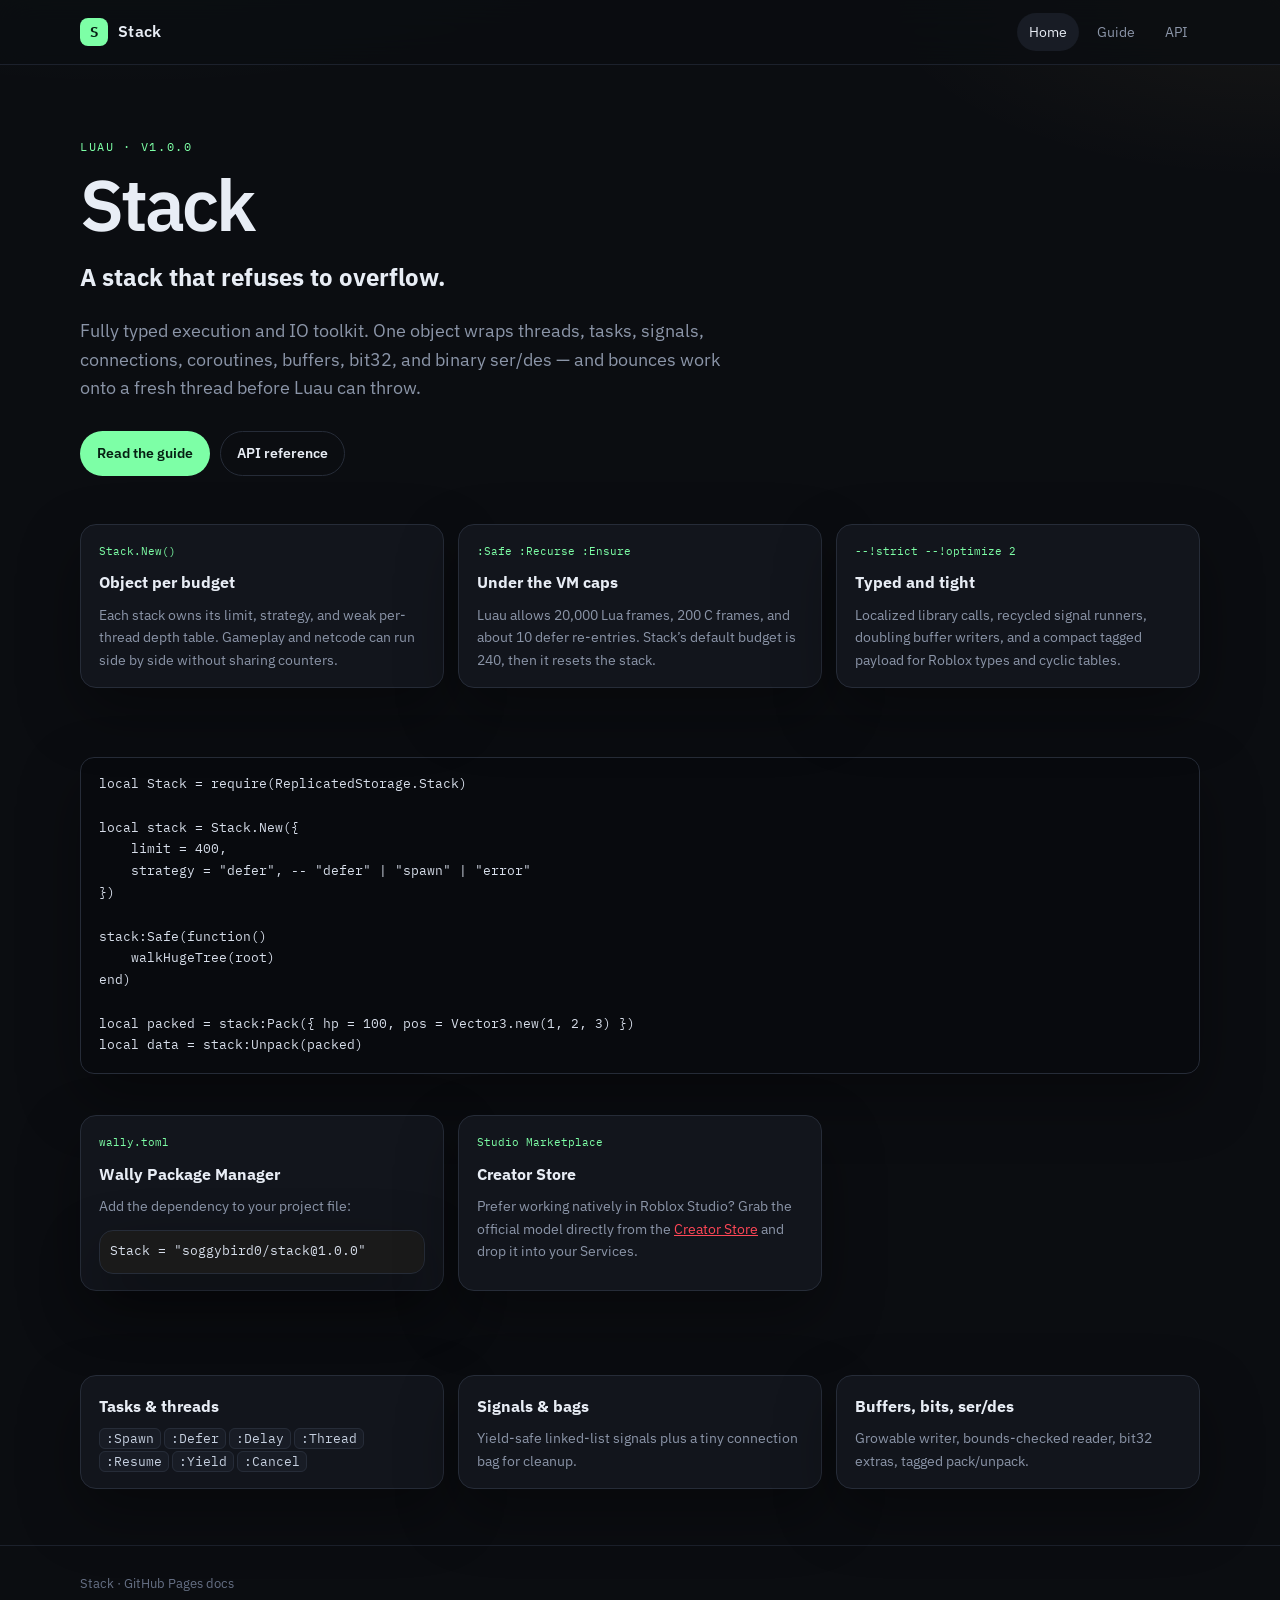
<file: stackDocs/index.html>
<!DOCTYPE html>
<html lang="en">
<head>
    <meta charset="utf-8">
    <meta name="viewport" content="width=device-width, initial-scale=1">
    <title>Stack</title>
    <meta name="description" content="Fully typed, overflow-safe execution and IO toolkit for Luau. Tasks, signals, buffers, bit32, and ser/des behind one object.">
    <link rel="preconnect" href="https://fonts.googleapis.com">
    <link rel="preconnect" href="https://fonts.gstatic.com" crossorigin>
    <link href="https://fonts.googleapis.com/css2?family=IBM+Plex+Mono:wght@400;600&family=IBM+Plex+Sans:wght@400;500;600&display=swap" rel="stylesheet">
    <link rel="stylesheet" href="assets/style.css">
</head>
<body>
    <header class="nav">
        <div class="wrap nav-inner">
            <a class="brand" href="index.html"><span class="mark">S</span>Stack</a>
            <nav class="nav-links">
                <a href="index.html">Home</a>
                <a href="guide.html">Guide</a>
                <a href="api.html">API</a>
            </nav>
        </div>
    </header>

    <main class="wrap">
        <section class="hero">
            <p class="kicker">Luau · v1.0.0</p>
            <h1>Stack</h1>
            <h2>A stack that refuses to overflow.</h2>
            <p class="lede">
                Fully typed execution and IO toolkit. One object wraps threads, tasks, signals, connections, coroutines, buffers, bit32, and binary ser/des — and bounces work onto a fresh thread before Luau can throw.
            </p>
            <div class="actions">
                <a class="btn btn-primary" href="guide.html">Read the guide</a>
                <a class="btn btn-ghost" href="api.html">API reference</a>
            </div>
        </section>

        <section class="grid">
            <article class="card">
                <div class="tag">Stack.New()</div>
                <h3>Object per budget</h3>
                <p>Each stack owns its limit, strategy, and weak per-thread depth table. Gameplay and netcode can run side by side without sharing counters.</p>
            </article>
            <article class="card">
                <div class="tag">:Safe :Recurse :Ensure</div>
                <h3>Under the VM caps</h3>
                <p>Luau allows 20,000 Lua frames, 200 C frames, and about 10 defer re-entries. Stack’s default budget is 240, then it resets the stack.</p>
            </article>
            <article class="card">
                <div class="tag">--!strict --!optimize 2</div>
                <h3>Typed and tight</h3>
                <p>Localized library calls, recycled signal runners, doubling buffer writers, and a compact tagged payload for Roblox types and cyclic tables.</p>
            </article>
        </section>

        <pre><code>local Stack = require(ReplicatedStorage.Stack)

local stack = Stack.New({
    limit = 400,
    strategy = "defer", -- "defer" | "spawn" | "error"
})

stack:Safe(function()
    walkHugeTree(root)
end)

local packed = stack:Pack({ hp = 100, pos = Vector3.new(1, 2, 3) })
local data = stack:Unpack(packed)</code></pre>

        <section class="grid" style="padding-top:28px">
            <article class="card">
                <div class="tag">wally.toml</div>
                <h3>Wally Package Manager</h3>
                <p>Add the dependency to your project file:</p>
                <pre style="margin: 12px 0 0 0; padding: 10px; background: #1a1a1a;"><code style="font-size: 13px;">Stack = "soggybird0/stack@1.0.0"</code></pre>
            </article>
            <article class="card">
                <div class="tag">Studio Marketplace</div>
                <h3>Creator Store</h3>
                <p>Prefer working natively in Roblox Studio? Grab the official model directly from the <a href="https://create.roblox.com/store/asset/84772462270345/Stack" style="color: var(--brand-color, #ff4757); text-decoration: underline;">Creator Store</a> and drop it into your Services.</p>
            </article>
        </section>

        <section class="grid" style="padding-top:28px">
            <article class="card">
                <h3>Tasks &amp; threads</h3>
                <p><code>:Spawn</code> <code>:Defer</code> <code>:Delay</code> <code>:Thread</code> <code>:Resume</code> <code>:Yield</code> <code>:Cancel</code></p>
            </article>
            <article class="card">
                <h3>Signals &amp; bags</h3>
                <p>Yield-safe linked-list signals plus a tiny connection bag for cleanup.</p>
            </article>
            <article class="card">
                <h3>Buffers, bits, ser/des</h3>
                <p>Growable writer, bounds-checked reader, bit32 extras, tagged pack/unpack.</p>
            </article>
        </section>
    </main>

    <footer class="foot">
        <div class="wrap">Stack · GitHub Pages docs</div>
    </footer>
    <script src="assets/site.js"></script>
</body>
</html>
</file>
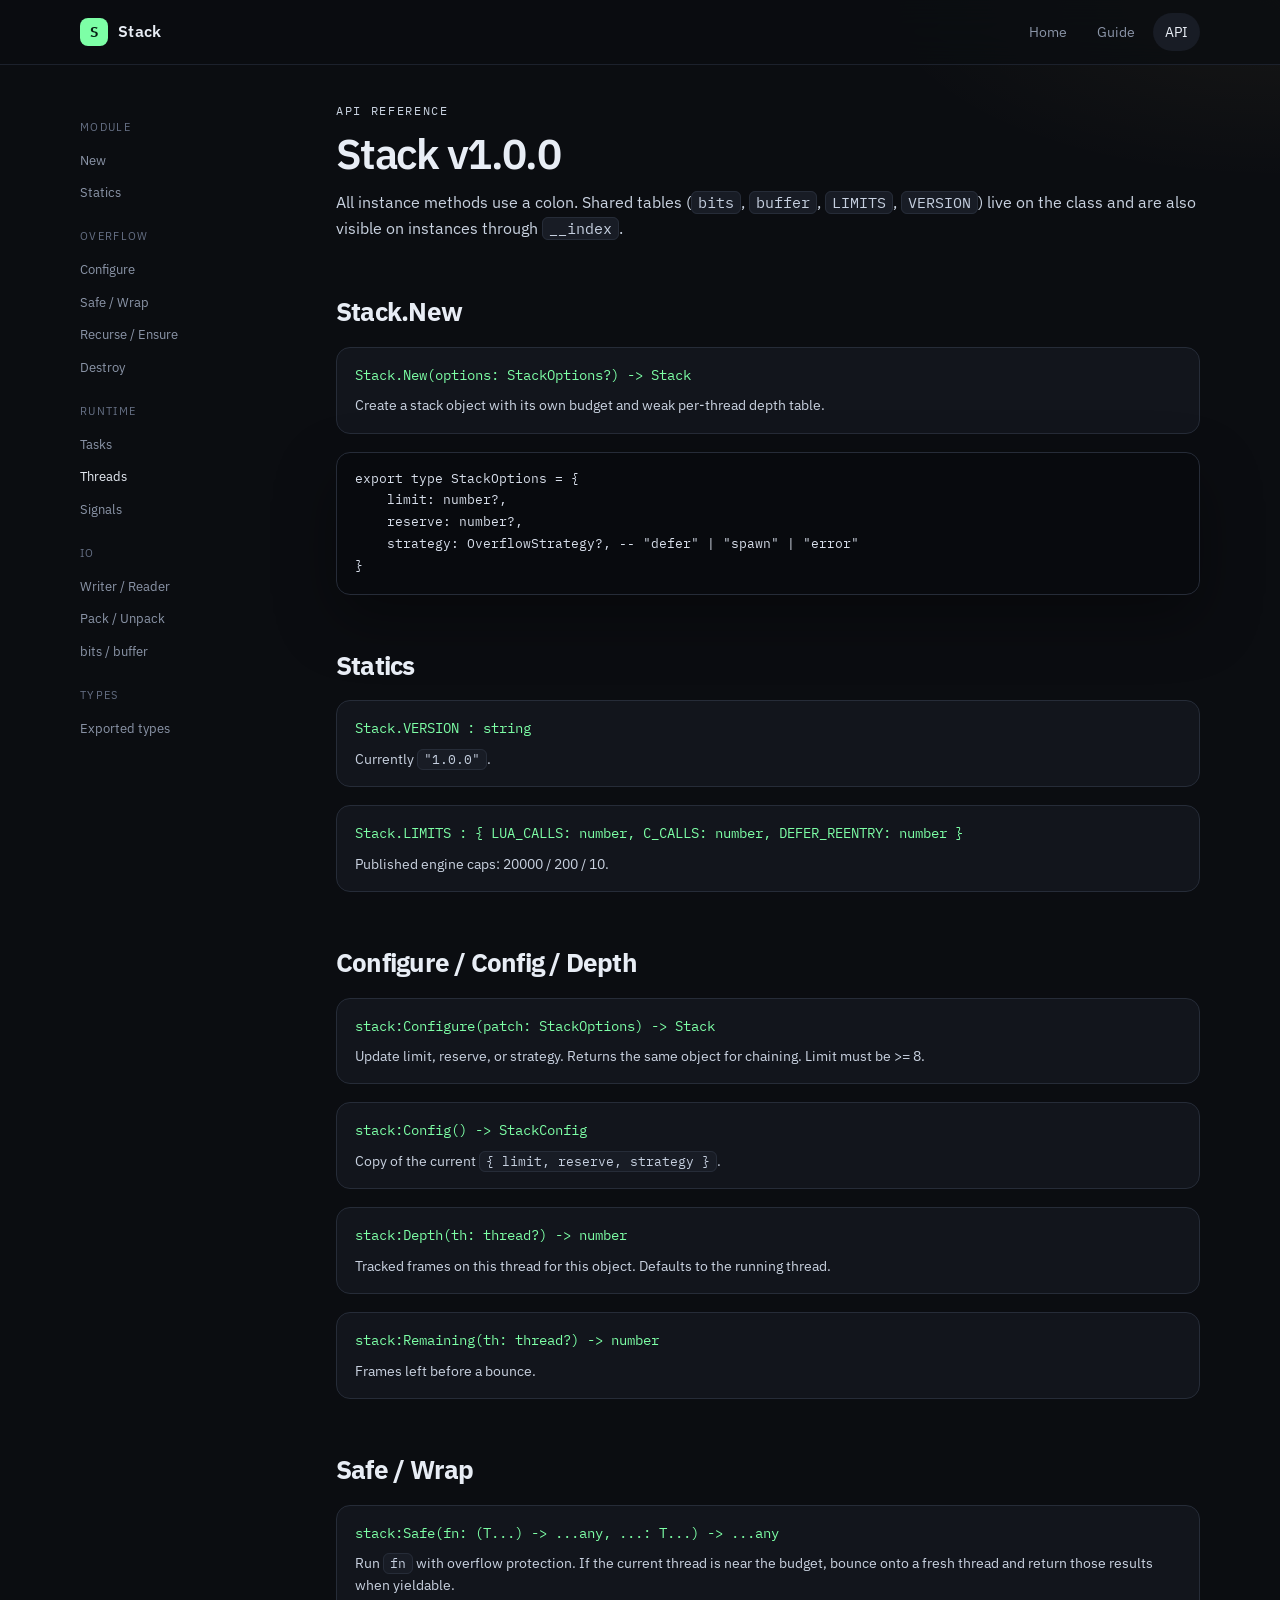
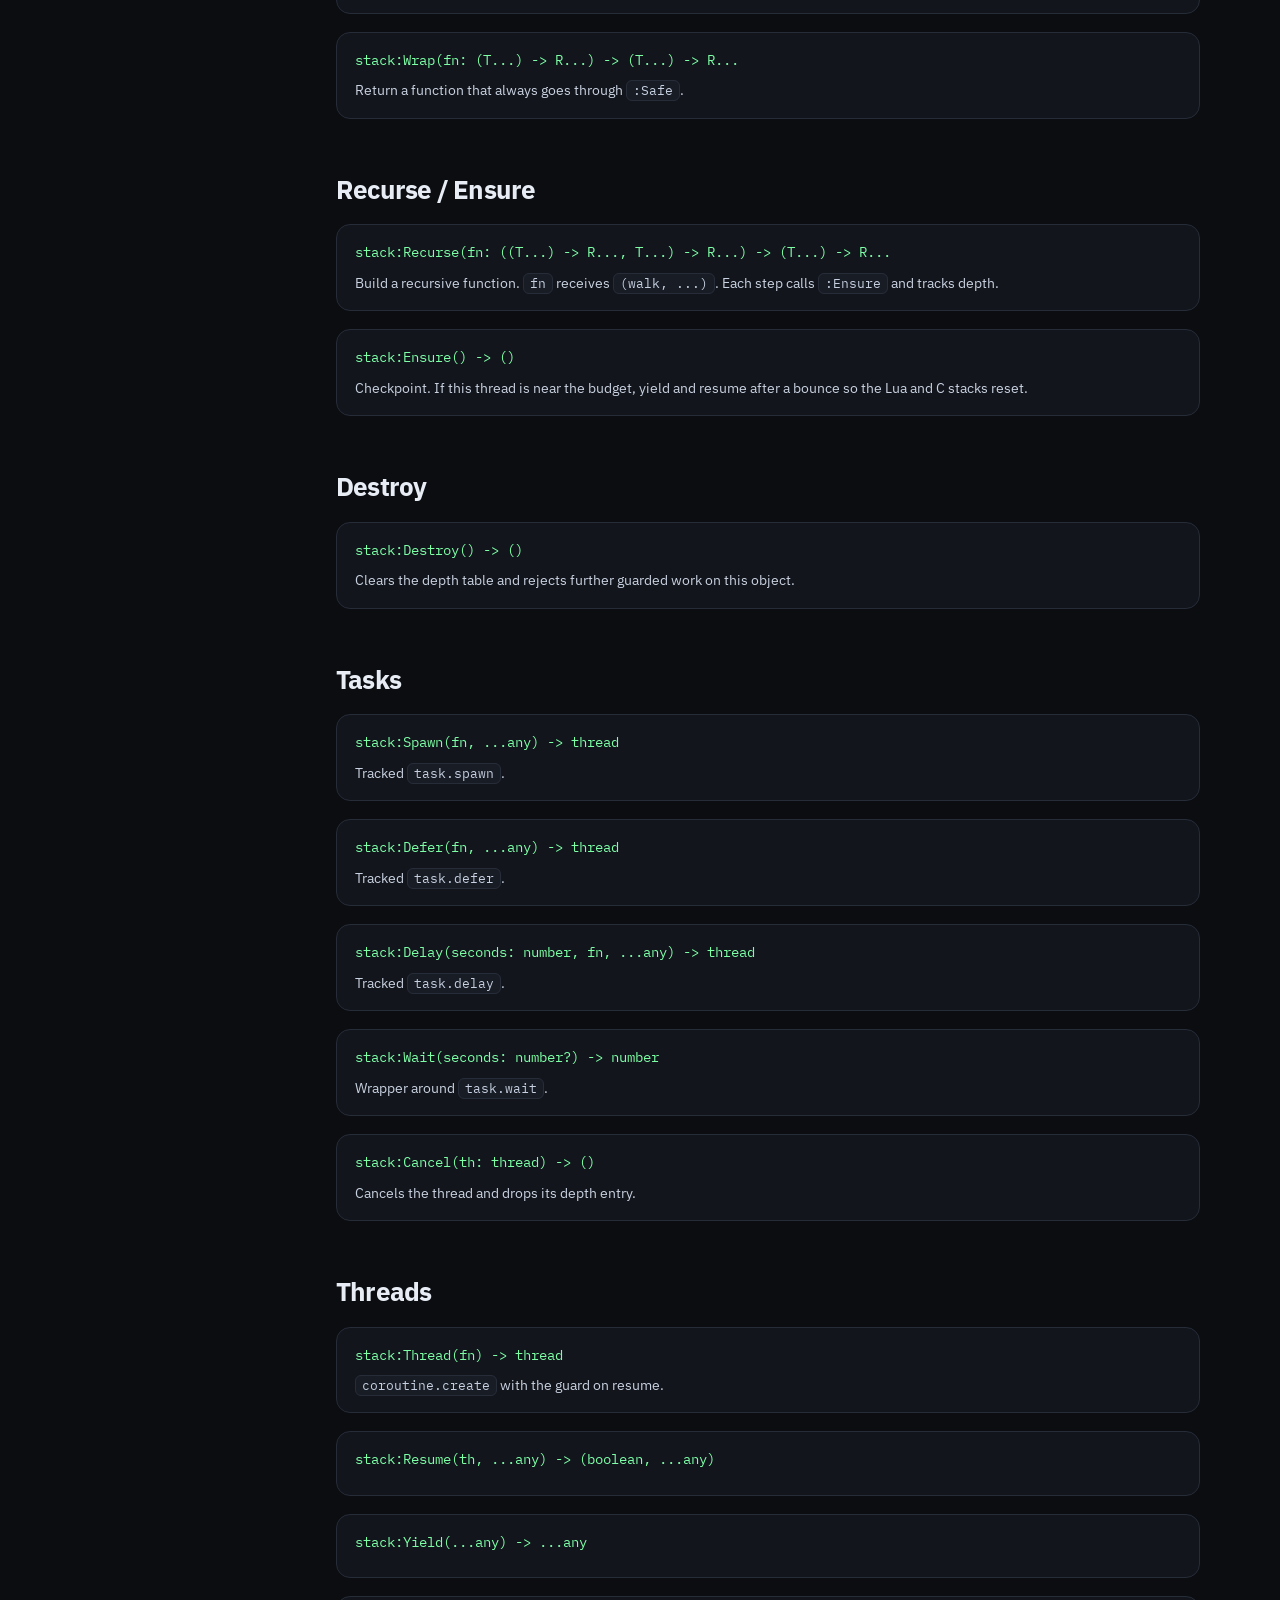
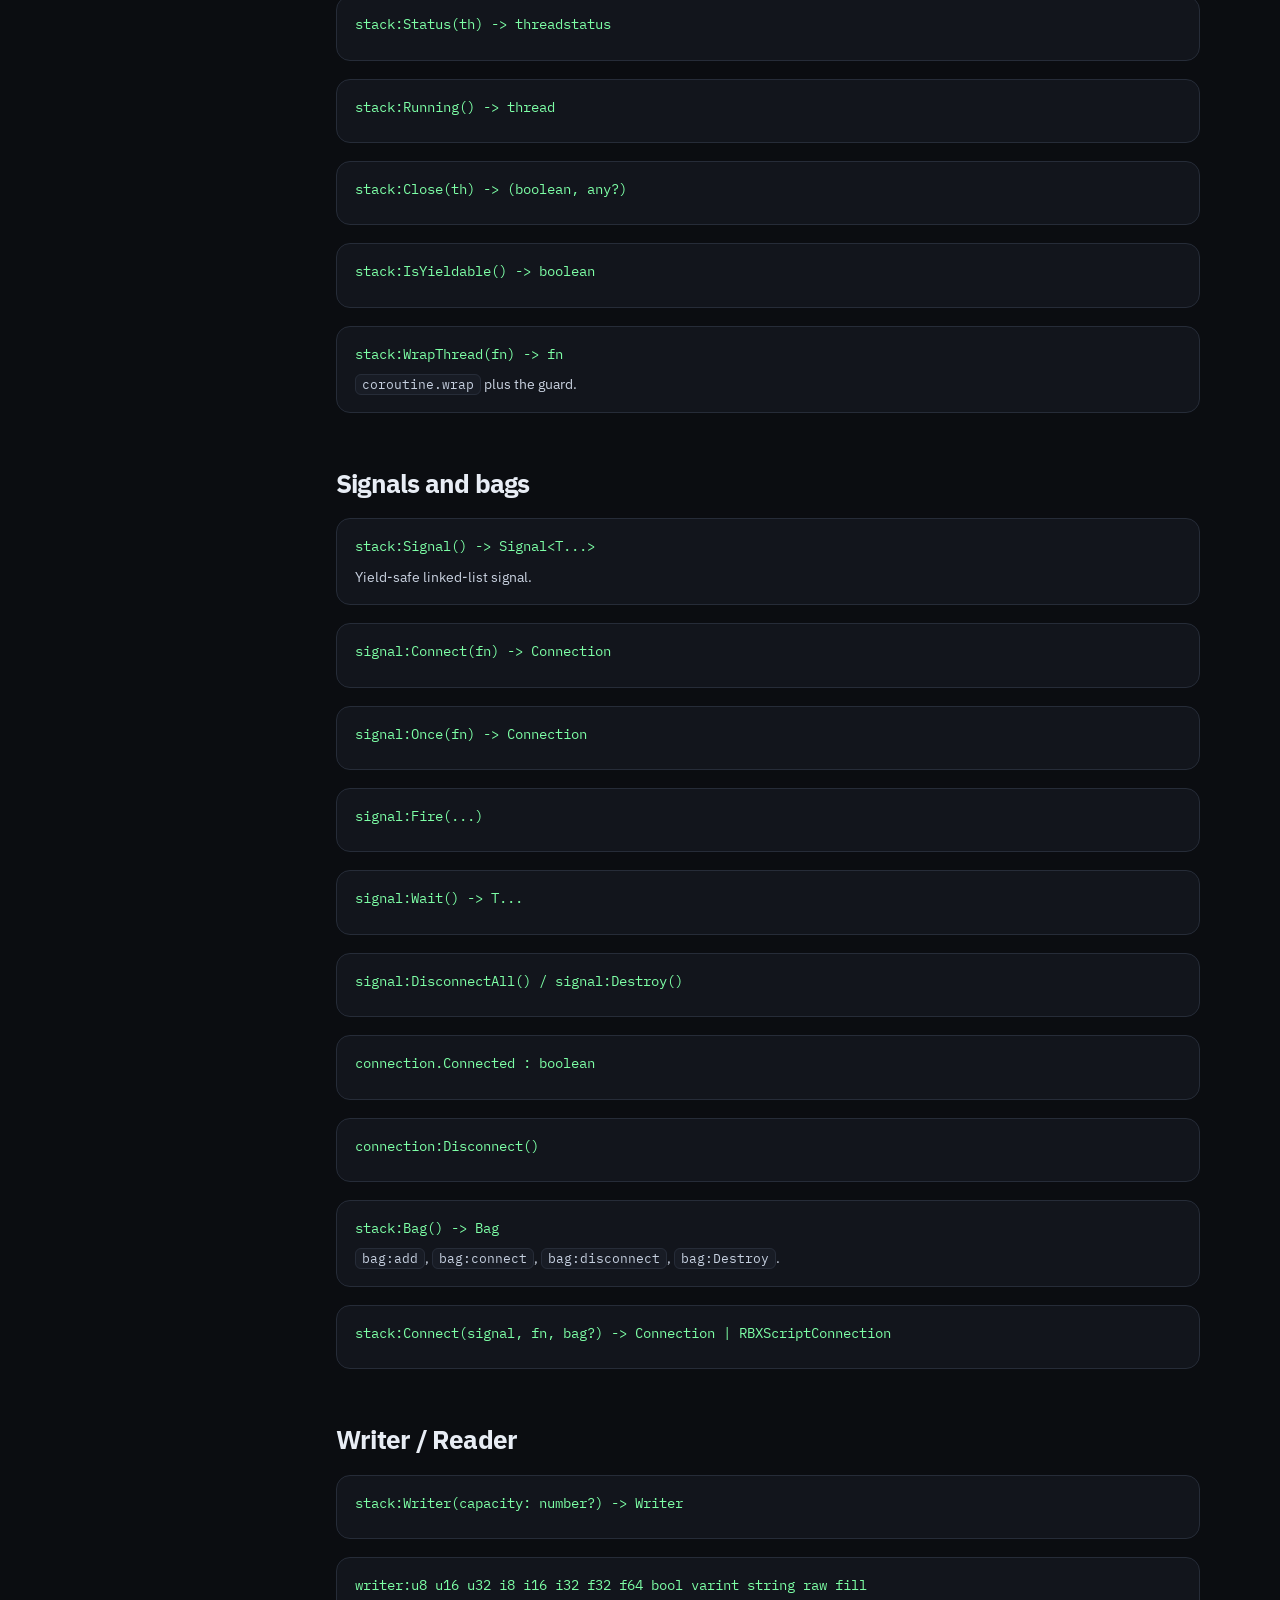
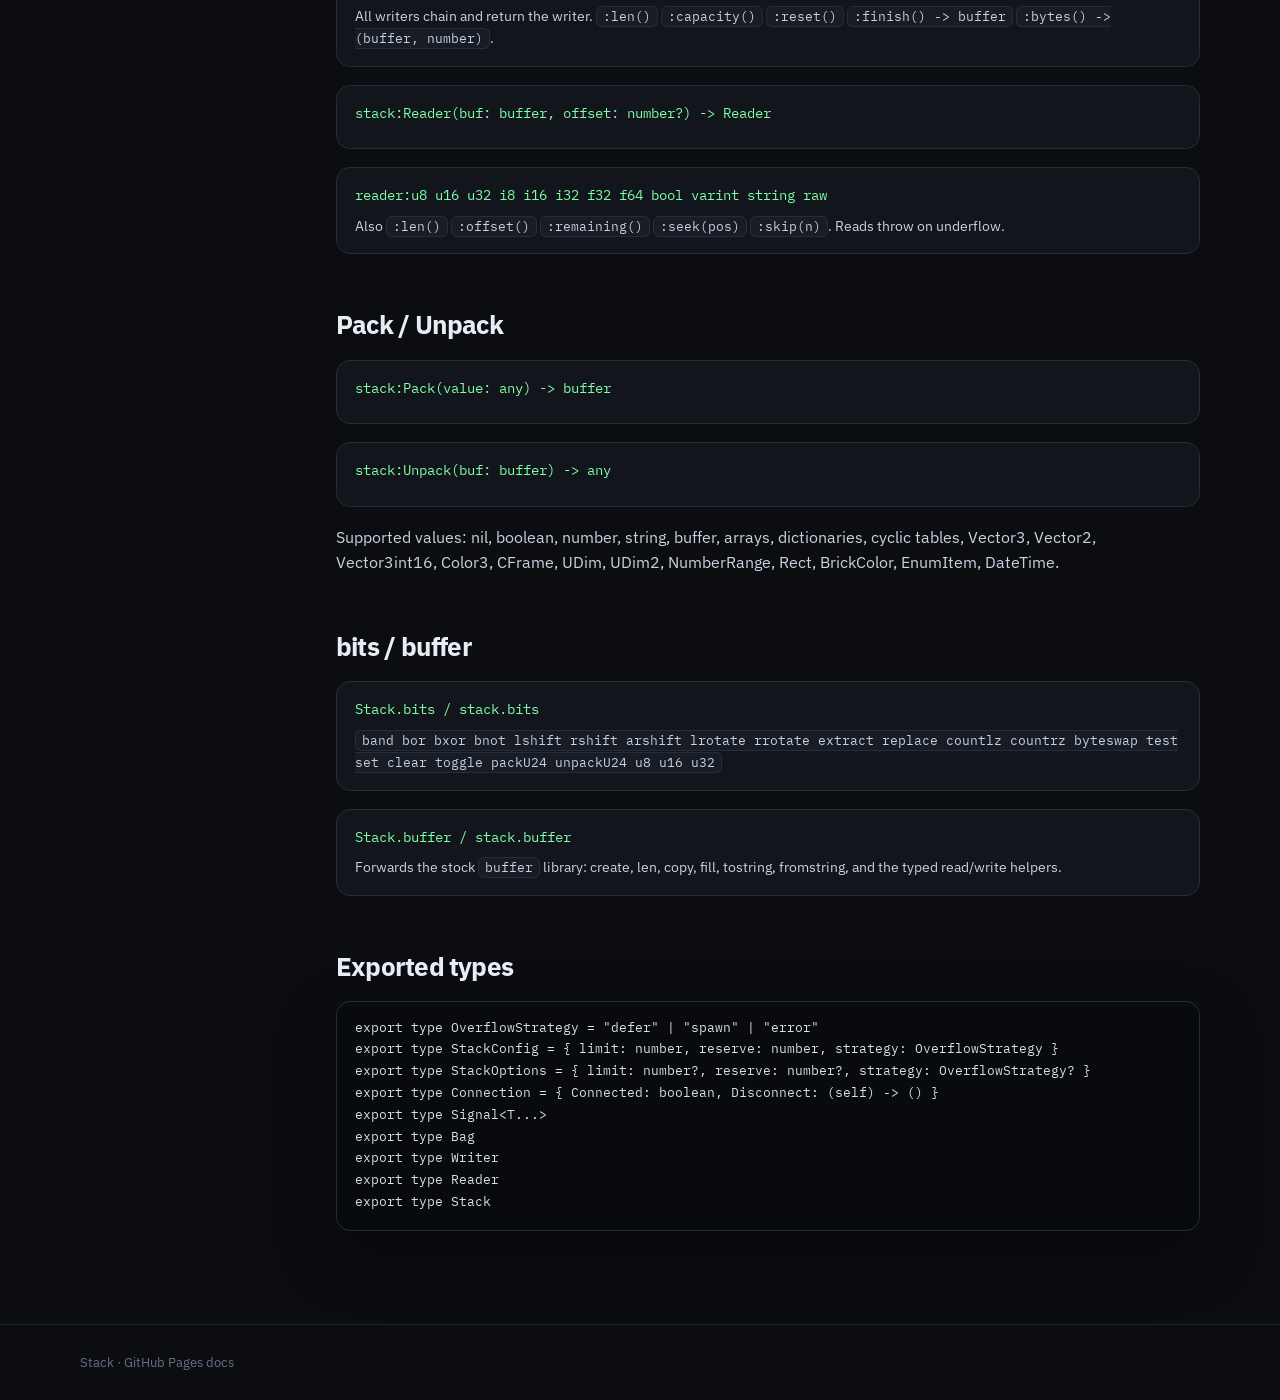
<file: stackDocs/api.html>
<!DOCTYPE html>
<html lang="en">
<head>
  <meta charset="utf-8">
  <meta name="viewport" content="width=device-width, initial-scale=1">
  <title>API — Stack</title>
  <link rel="preconnect" href="https://fonts.googleapis.com">
  <link rel="preconnect" href="https://fonts.gstatic.com" crossorigin>
  <link href="https://fonts.googleapis.com/css2?family=IBM+Plex+Mono:wght@400;600&family=IBM+Plex+Sans:wght@400;500;600&display=swap" rel="stylesheet">
  <link rel="stylesheet" href="assets/style.css">
</head>
<body>
  <header class="nav">
    <div class="wrap nav-inner">
      <a class="brand" href="index.html"><span class="mark">S</span>Stack</a>
      <nav class="nav-links">
        <a href="index.html">Home</a>
        <a href="guide.html">Guide</a>
        <a href="api.html">API</a>
      </nav>
    </div>
  </header>

  <div class="wrap layout">
    <aside class="side">
      <div class="group">Module</div>
      <a href="#new">New</a>
      <a href="#statics">Statics</a>
      <div class="group">Overflow</div>
      <a href="#configure">Configure</a>
      <a href="#safe">Safe / Wrap</a>
      <a href="#recurse">Recurse / Ensure</a>
      <a href="#destroy">Destroy</a>
      <div class="group">Runtime</div>
      <a href="#tasks">Tasks</a>
      <a href="#threads">Threads</a>
      <a href="#signals">Signals</a>
      <div class="group">IO</div>
      <a href="#writer">Writer / Reader</a>
      <a href="#pack">Pack / Unpack</a>
      <a href="#bits">bits / buffer</a>
      <div class="group">Types</div>
      <a href="#types">Exported types</a>
    </aside>

    <article class="content">
      <p class="kicker">API reference</p>
      <h1>Stack v1.0.0</h1>
      <p>All instance methods use a colon. Shared tables (<code>bits</code>, <code>buffer</code>, <code>LIMITS</code>, <code>VERSION</code>) live on the class and are also visible on instances through <code>__index</code>.</p>

      <h2 id="new">Stack.New</h2>
      <div class="api">
        <p class="sig">Stack.New(options: StackOptions?) -&gt; Stack</p>
        <p>Create a stack object with its own budget and weak per-thread depth table.</p>
      </div>
      <pre><code>export type StackOptions = {
    limit: number?,
    reserve: number?,
    strategy: OverflowStrategy?, -- "defer" | "spawn" | "error"
}</code></pre>

      <h2 id="statics">Statics</h2>
      <div class="api">
        <p class="sig">Stack.VERSION : string</p>
        <p>Currently <code>"1.0.0"</code>.</p>
      </div>
      <div class="api">
        <p class="sig">Stack.LIMITS : { LUA_CALLS: number, C_CALLS: number, DEFER_REENTRY: number }</p>
        <p>Published engine caps: 20000 / 200 / 10.</p>
      </div>

      <h2 id="configure">Configure / Config / Depth</h2>
      <div class="api">
        <p class="sig">stack:Configure(patch: StackOptions) -&gt; Stack</p>
        <p>Update limit, reserve, or strategy. Returns the same object for chaining. Limit must be &gt;= 8.</p>
      </div>
      <div class="api">
        <p class="sig">stack:Config() -&gt; StackConfig</p>
        <p>Copy of the current <code>{ limit, reserve, strategy }</code>.</p>
      </div>
      <div class="api">
        <p class="sig">stack:Depth(th: thread?) -&gt; number</p>
        <p>Tracked frames on this thread for this object. Defaults to the running thread.</p>
      </div>
      <div class="api">
        <p class="sig">stack:Remaining(th: thread?) -&gt; number</p>
        <p>Frames left before a bounce.</p>
      </div>

      <h2 id="safe">Safe / Wrap</h2>
      <div class="api">
        <p class="sig">stack:Safe(fn: (T...) -&gt; ...any, ...: T...) -&gt; ...any</p>
        <p>Run <code>fn</code> with overflow protection. If the current thread is near the budget, bounce onto a fresh thread and return those results when yieldable.</p>
      </div>
      <div class="api">
        <p class="sig">stack:Wrap(fn: (T...) -&gt; R...) -&gt; (T...) -&gt; R...</p>
        <p>Return a function that always goes through <code>:Safe</code>.</p>
      </div>

      <h2 id="recurse">Recurse / Ensure</h2>
      <div class="api">
        <p class="sig">stack:Recurse(fn: ((T...) -&gt; R..., T...) -&gt; R...) -&gt; (T...) -&gt; R...</p>
        <p>Build a recursive function. <code>fn</code> receives <code>(walk, ...)</code>. Each step calls <code>:Ensure</code> and tracks depth.</p>
      </div>
      <div class="api">
        <p class="sig">stack:Ensure() -&gt; ()</p>
        <p>Checkpoint. If this thread is near the budget, yield and resume after a bounce so the Lua and C stacks reset.</p>
      </div>

      <h2 id="destroy">Destroy</h2>
      <div class="api">
        <p class="sig">stack:Destroy() -&gt; ()</p>
        <p>Clears the depth table and rejects further guarded work on this object.</p>
      </div>

      <h2 id="tasks">Tasks</h2>
      <div class="api"><p class="sig">stack:Spawn(fn, ...any) -&gt; thread</p><p>Tracked <code>task.spawn</code>.</p></div>
      <div class="api"><p class="sig">stack:Defer(fn, ...any) -&gt; thread</p><p>Tracked <code>task.defer</code>.</p></div>
      <div class="api"><p class="sig">stack:Delay(seconds: number, fn, ...any) -&gt; thread</p><p>Tracked <code>task.delay</code>.</p></div>
      <div class="api"><p class="sig">stack:Wait(seconds: number?) -&gt; number</p><p>Wrapper around <code>task.wait</code>.</p></div>
      <div class="api"><p class="sig">stack:Cancel(th: thread) -&gt; ()</p><p>Cancels the thread and drops its depth entry.</p></div>

      <h2 id="threads">Threads</h2>
      <div class="api"><p class="sig">stack:Thread(fn) -&gt; thread</p><p><code>coroutine.create</code> with the guard on resume.</p></div>
      <div class="api"><p class="sig">stack:Resume(th, ...any) -&gt; (boolean, ...any)</p></div>
      <div class="api"><p class="sig">stack:Yield(...any) -&gt; ...any</p></div>
      <div class="api"><p class="sig">stack:Status(th) -&gt; threadstatus</p></div>
      <div class="api"><p class="sig">stack:Running() -&gt; thread</p></div>
      <div class="api"><p class="sig">stack:Close(th) -&gt; (boolean, any?)</p></div>
      <div class="api"><p class="sig">stack:IsYieldable() -&gt; boolean</p></div>
      <div class="api"><p class="sig">stack:WrapThread(fn) -&gt; fn</p><p><code>coroutine.wrap</code> plus the guard.</p></div>

      <h2 id="signals">Signals and bags</h2>
      <div class="api"><p class="sig">stack:Signal() -&gt; Signal&lt;T...&gt;</p><p>Yield-safe linked-list signal.</p></div>
      <div class="api"><p class="sig">signal:Connect(fn) -&gt; Connection</p></div>
      <div class="api"><p class="sig">signal:Once(fn) -&gt; Connection</p></div>
      <div class="api"><p class="sig">signal:Fire(...)</p></div>
      <div class="api"><p class="sig">signal:Wait() -&gt; T...</p></div>
      <div class="api"><p class="sig">signal:DisconnectAll() / signal:Destroy()</p></div>
      <div class="api"><p class="sig">connection.Connected : boolean</p></div>
      <div class="api"><p class="sig">connection:Disconnect()</p></div>
      <div class="api"><p class="sig">stack:Bag() -&gt; Bag</p><p><code>bag:add</code>, <code>bag:connect</code>, <code>bag:disconnect</code>, <code>bag:Destroy</code>.</p></div>
      <div class="api"><p class="sig">stack:Connect(signal, fn, bag?) -&gt; Connection | RBXScriptConnection</p></div>

      <h2 id="writer">Writer / Reader</h2>
      <div class="api"><p class="sig">stack:Writer(capacity: number?) -&gt; Writer</p></div>
      <div class="api">
        <p class="sig">writer:u8 u16 u32 i8 i16 i32 f32 f64 bool varint string raw fill</p>
        <p>All writers chain and return the writer. <code>:len()</code> <code>:capacity()</code> <code>:reset()</code> <code>:finish() -&gt; buffer</code> <code>:bytes() -&gt; (buffer, number)</code>.</p>
      </div>
      <div class="api"><p class="sig">stack:Reader(buf: buffer, offset: number?) -&gt; Reader</p></div>
      <div class="api">
        <p class="sig">reader:u8 u16 u32 i8 i16 i32 f32 f64 bool varint string raw</p>
        <p>Also <code>:len()</code> <code>:offset()</code> <code>:remaining()</code> <code>:seek(pos)</code> <code>:skip(n)</code>. Reads throw on underflow.</p>
      </div>

      <h2 id="pack">Pack / Unpack</h2>
      <div class="api"><p class="sig">stack:Pack(value: any) -&gt; buffer</p></div>
      <div class="api"><p class="sig">stack:Unpack(buf: buffer) -&gt; any</p></div>
      <p>Supported values: nil, boolean, number, string, buffer, arrays, dictionaries, cyclic tables, Vector3, Vector2, Vector3int16, Color3, CFrame, UDim, UDim2, NumberRange, Rect, BrickColor, EnumItem, DateTime.</p>

      <h2 id="bits">bits / buffer</h2>
      <div class="api">
        <p class="sig">Stack.bits / stack.bits</p>
        <p><code>band bor bxor bnot lshift rshift arshift lrotate rrotate extract replace countlz countrz byteswap test set clear toggle packU24 unpackU24 u8 u16 u32</code></p>
      </div>
      <div class="api">
        <p class="sig">Stack.buffer / stack.buffer</p>
        <p>Forwards the stock <code>buffer</code> library: create, len, copy, fill, tostring, fromstring, and the typed read/write helpers.</p>
      </div>

      <h2 id="types">Exported types</h2>
      <pre><code>export type OverflowStrategy = "defer" | "spawn" | "error"
export type StackConfig = { limit: number, reserve: number, strategy: OverflowStrategy }
export type StackOptions = { limit: number?, reserve: number?, strategy: OverflowStrategy? }
export type Connection = { Connected: boolean, Disconnect: (self) -&gt; () }
export type Signal&lt;T...&gt;
export type Bag
export type Writer
export type Reader
export type Stack</code></pre>
    </article>
  </div>

  <footer class="foot">
    <div class="wrap">Stack · GitHub Pages docs</div>
  </footer>
  <script src="assets/site.js"></script>
</body>
</html>
</file>
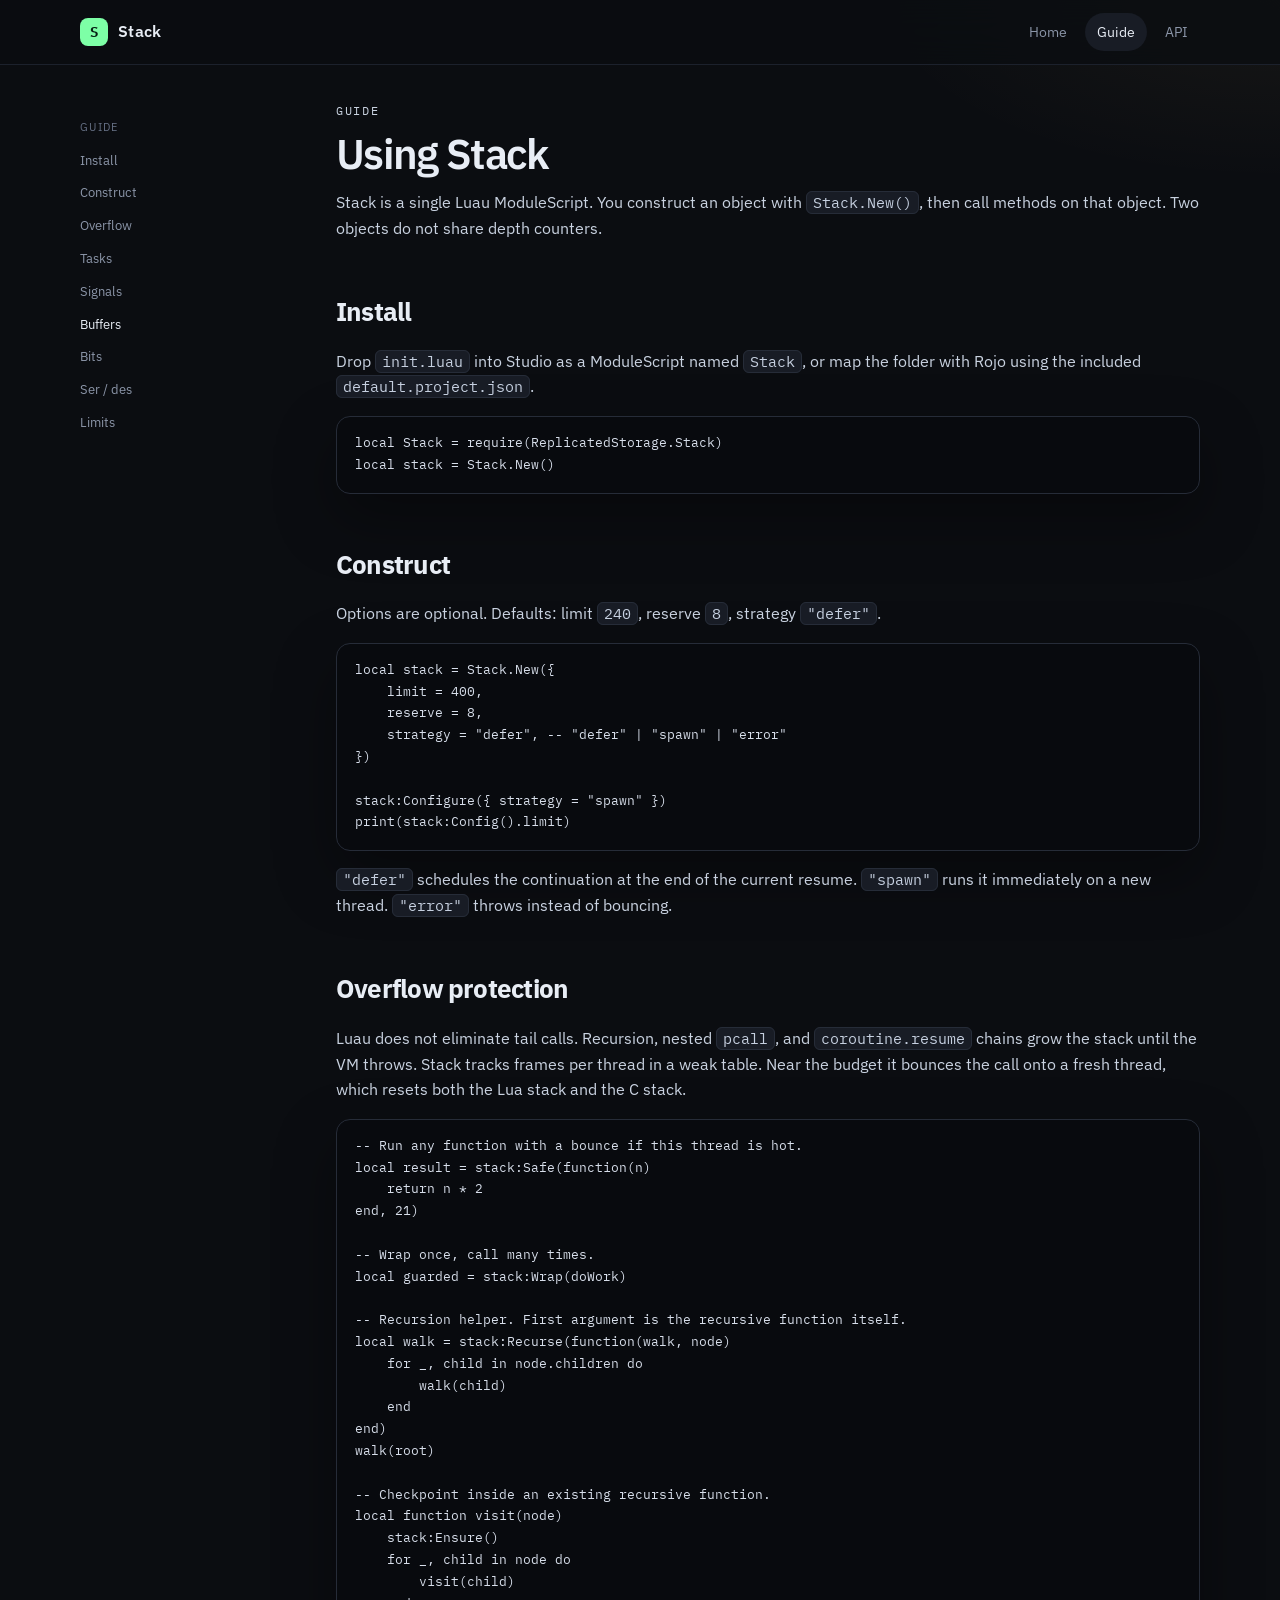
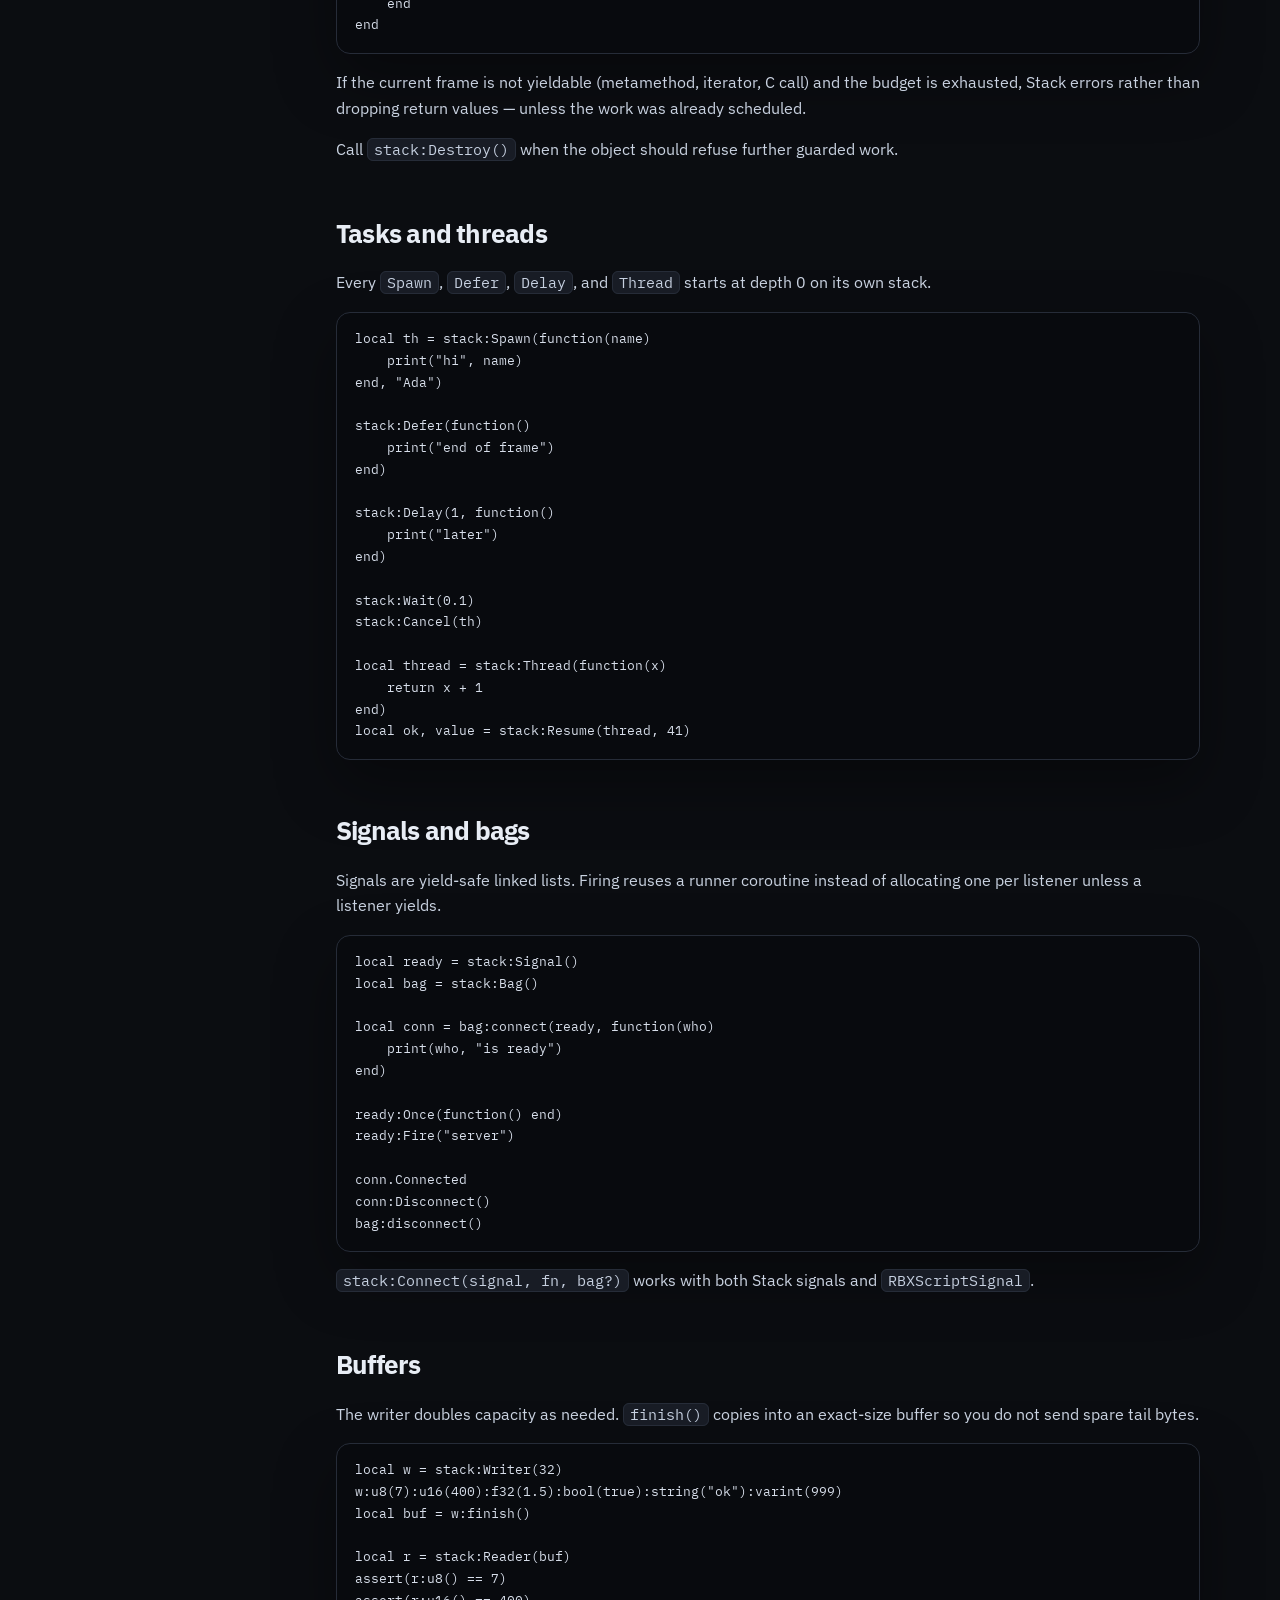
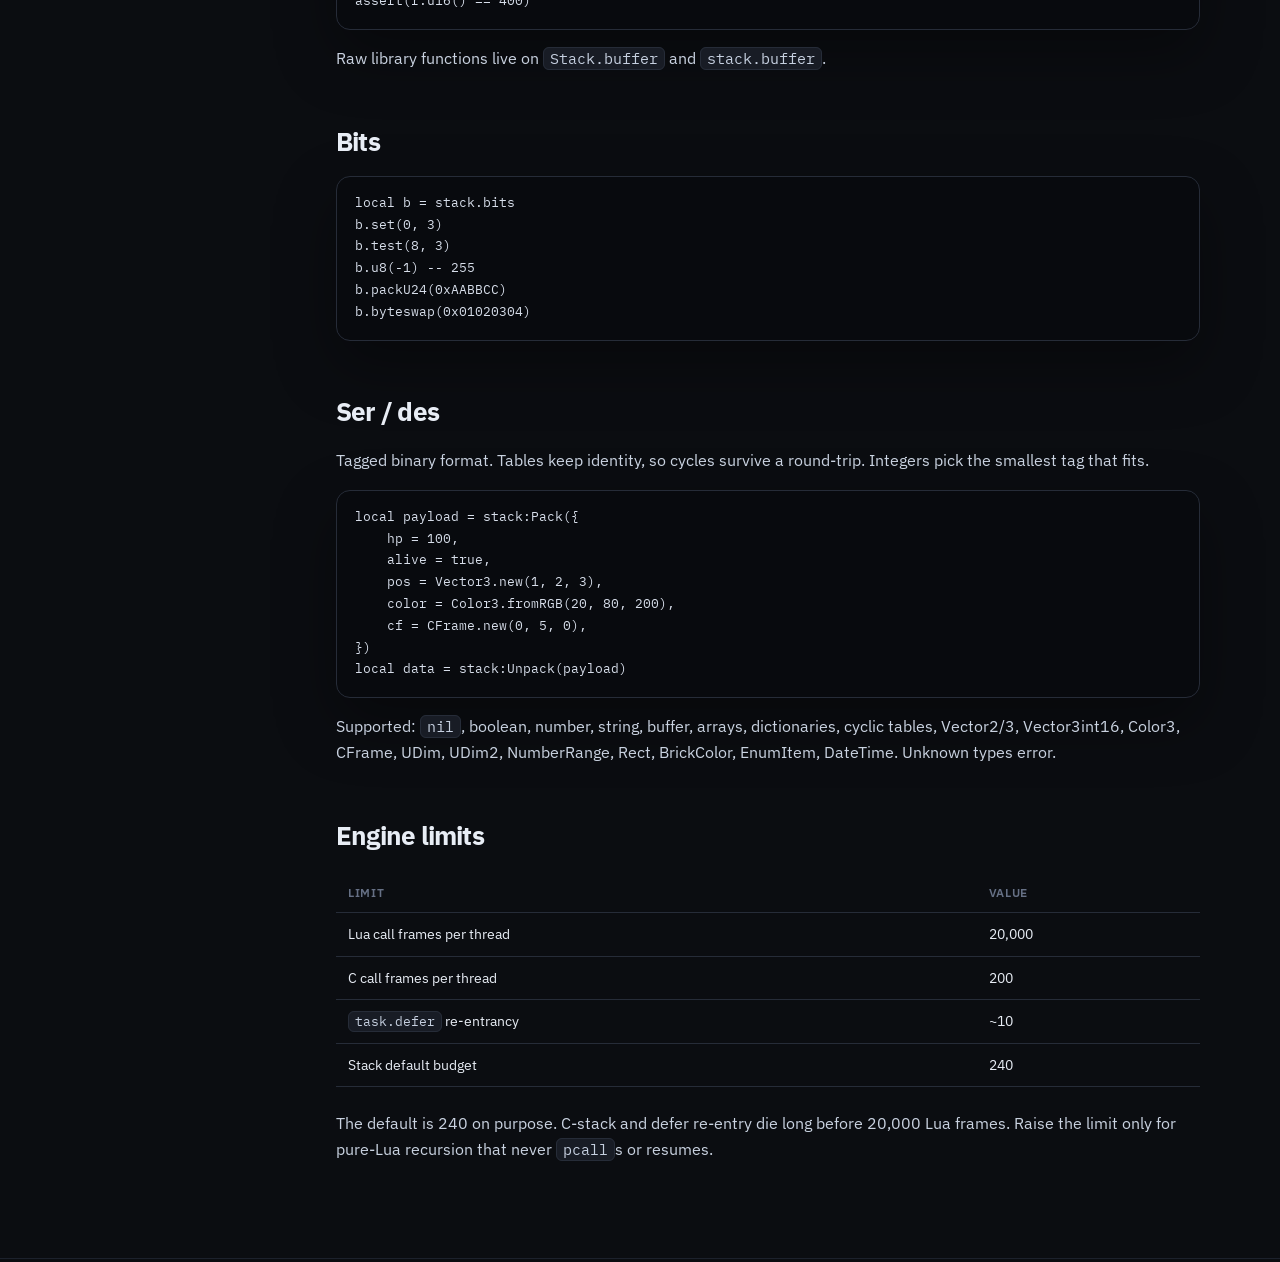
<file: stackDocs/guide.html>
<!DOCTYPE html>
<html lang="en">
<head>
  <meta charset="utf-8">
  <meta name="viewport" content="width=device-width, initial-scale=1">
  <title>Guide — Stack</title>
  <link rel="preconnect" href="https://fonts.googleapis.com">
  <link rel="preconnect" href="https://fonts.gstatic.com" crossorigin>
  <link href="https://fonts.googleapis.com/css2?family=IBM+Plex+Mono:wght@400;600&family=IBM+Plex+Sans:wght@400;500;600&display=swap" rel="stylesheet">
  <link rel="stylesheet" href="assets/style.css">
</head>
<body>
  <header class="nav">
    <div class="wrap nav-inner">
      <a class="brand" href="index.html"><span class="mark">S</span>Stack</a>
      <nav class="nav-links">
        <a href="index.html">Home</a>
        <a href="guide.html">Guide</a>
        <a href="api.html">API</a>
      </nav>
    </div>
  </header>

  <div class="wrap layout">
    <aside class="side">
      <div class="group">Guide</div>
      <a href="#install">Install</a>
      <a href="#construct">Construct</a>
      <a href="#overflow">Overflow</a>
      <a href="#tasks">Tasks</a>
      <a href="#signals">Signals</a>
      <a href="#buffers">Buffers</a>
      <a href="#bits">Bits</a>
      <a href="#serdes">Ser / des</a>
      <a href="#limits">Limits</a>
    </aside>

    <article class="content">
      <p class="kicker">Guide</p>
      <h1>Using Stack</h1>
      <p>Stack is a single Luau ModuleScript. You construct an object with <code>Stack.New()</code>, then call methods on that object. Two objects do not share depth counters.</p>

      <h2 id="install">Install</h2>
      <p>Drop <code>init.luau</code> into Studio as a ModuleScript named <code>Stack</code>, or map the folder with Rojo using the included <code>default.project.json</code>.</p>
      <pre><code>local Stack = require(ReplicatedStorage.Stack)
local stack = Stack.New()</code></pre>

      <h2 id="construct">Construct</h2>
      <p>Options are optional. Defaults: limit <code>240</code>, reserve <code>8</code>, strategy <code>"defer"</code>.</p>
      <pre><code>local stack = Stack.New({
    limit = 400,
    reserve = 8,
    strategy = "defer", -- "defer" | "spawn" | "error"
})

stack:Configure({ strategy = "spawn" })
print(stack:Config().limit)</code></pre>
      <p><code>"defer"</code> schedules the continuation at the end of the current resume. <code>"spawn"</code> runs it immediately on a new thread. <code>"error"</code> throws instead of bouncing.</p>

      <h2 id="overflow">Overflow protection</h2>
      <p>Luau does not eliminate tail calls. Recursion, nested <code>pcall</code>, and <code>coroutine.resume</code> chains grow the stack until the VM throws. Stack tracks frames per thread in a weak table. Near the budget it bounces the call onto a fresh thread, which resets both the Lua stack and the C stack.</p>
      <pre><code>-- Run any function with a bounce if this thread is hot.
local result = stack:Safe(function(n)
    return n * 2
end, 21)

-- Wrap once, call many times.
local guarded = stack:Wrap(doWork)

-- Recursion helper. First argument is the recursive function itself.
local walk = stack:Recurse(function(walk, node)
    for _, child in node.children do
        walk(child)
    end
end)
walk(root)

-- Checkpoint inside an existing recursive function.
local function visit(node)
    stack:Ensure()
    for _, child in node do
        visit(child)
    end
end</code></pre>
      <p>If the current frame is not yieldable (metamethod, iterator, C call) and the budget is exhausted, Stack errors rather than dropping return values — unless the work was already scheduled.</p>
      <p>Call <code>stack:Destroy()</code> when the object should refuse further guarded work.</p>

      <h2 id="tasks">Tasks and threads</h2>
      <p>Every <code>Spawn</code>, <code>Defer</code>, <code>Delay</code>, and <code>Thread</code> starts at depth 0 on its own stack.</p>
      <pre><code>local th = stack:Spawn(function(name)
    print("hi", name)
end, "Ada")

stack:Defer(function()
    print("end of frame")
end)

stack:Delay(1, function()
    print("later")
end)

stack:Wait(0.1)
stack:Cancel(th)

local thread = stack:Thread(function(x)
    return x + 1
end)
local ok, value = stack:Resume(thread, 41)</code></pre>

      <h2 id="signals">Signals and bags</h2>
      <p>Signals are yield-safe linked lists. Firing reuses a runner coroutine instead of allocating one per listener unless a listener yields.</p>
      <pre><code>local ready = stack:Signal()
local bag = stack:Bag()

local conn = bag:connect(ready, function(who)
    print(who, "is ready")
end)

ready:Once(function() end)
ready:Fire("server")

conn.Connected
conn:Disconnect()
bag:disconnect()</code></pre>
      <p><code>stack:Connect(signal, fn, bag?)</code> works with both Stack signals and <code>RBXScriptSignal</code>.</p>

      <h2 id="buffers">Buffers</h2>
      <p>The writer doubles capacity as needed. <code>finish()</code> copies into an exact-size buffer so you do not send spare tail bytes.</p>
      <pre><code>local w = stack:Writer(32)
w:u8(7):u16(400):f32(1.5):bool(true):string("ok"):varint(999)
local buf = w:finish()

local r = stack:Reader(buf)
assert(r:u8() == 7)
assert(r:u16() == 400)</code></pre>
      <p>Raw library functions live on <code>Stack.buffer</code> and <code>stack.buffer</code>.</p>

      <h2 id="bits">Bits</h2>
      <pre><code>local b = stack.bits
b.set(0, 3)
b.test(8, 3)
b.u8(-1) -- 255
b.packU24(0xAABBCC)
b.byteswap(0x01020304)</code></pre>

      <h2 id="serdes">Ser / des</h2>
      <p>Tagged binary format. Tables keep identity, so cycles survive a round-trip. Integers pick the smallest tag that fits.</p>
      <pre><code>local payload = stack:Pack({
    hp = 100,
    alive = true,
    pos = Vector3.new(1, 2, 3),
    color = Color3.fromRGB(20, 80, 200),
    cf = CFrame.new(0, 5, 0),
})
local data = stack:Unpack(payload)</code></pre>
      <p>Supported: <code>nil</code>, boolean, number, string, buffer, arrays, dictionaries, cyclic tables, Vector2/3, Vector3int16, Color3, CFrame, UDim, UDim2, NumberRange, Rect, BrickColor, EnumItem, DateTime. Unknown types error.</p>

      <h2 id="limits">Engine limits</h2>
      <table>
        <thead><tr><th>Limit</th><th>Value</th></tr></thead>
        <tbody>
          <tr><td>Lua call frames per thread</td><td>20,000</td></tr>
          <tr><td>C call frames per thread</td><td>200</td></tr>
          <tr><td><code>task.defer</code> re-entrancy</td><td>~10</td></tr>
          <tr><td>Stack default budget</td><td>240</td></tr>
        </tbody>
      </table>
      <p>The default is 240 on purpose. C-stack and defer re-entry die long before 20,000 Lua frames. Raise the limit only for pure-Lua recursion that never <code>pcall</code>s or resumes.</p>
    </article>
  </div>

  <footer class="foot">
    <div class="wrap">Stack · GitHub Pages docs</div>
  </footer>
  <script src="assets/site.js"></script>
</body>
</html>
</file>
<file: stackDocs/assets/style.css>
:root {
  --bg: #0b0d11;
  --bg-elev: #12151c;
  --bg-soft: #181c25;
  --line: #262c38;
  --line-soft: #1c212c;
  --text: #e8edf5;
  --muted: #8b95a8;
  --faint: #667085;
  --accent: #7dffa6;
  --accent-dim: #1b3d2a;
  --warn: #ffd27a;
  --code: #c6d0e0;
  --shadow: 0 24px 60px rgba(0, 0, 0, 0.35);
  --radius: 16px;
  --mono: "IBM Plex Mono", ui-monospace, SFMono-Regular, Menlo, monospace;
  --sans: "IBM Plex Sans", "Segoe UI", sans-serif;
}

* { box-sizing: border-box; }
html { scroll-behavior: smooth; }
html, body { margin: 0; padding: 0; }
body {
  font-family: var(--sans);
  background:
    radial-gradient(1200px 500px at 10% -10%, rgba(125, 255, 166, 0.08), transparent 50%),
    radial-gradient(900px 400px at 100% 0%, rgba(255, 210, 122, 0.05), transparent 45%),
    var(--bg);
  color: var(--text);
  line-height: 1.6;
  min-height: 100vh;
}

a { color: var(--accent); text-decoration: none; }
a:hover { text-decoration: underline; }

.wrap {
  width: min(1120px, calc(100% - 40px));
  margin: 0 auto;
}

.nav {
  position: sticky;
  top: 0;
  z-index: 20;
  backdrop-filter: blur(16px);
  background: rgba(11, 13, 17, 0.78);
  border-bottom: 1px solid var(--line-soft);
}
.nav-inner {
  display: flex;
  align-items: center;
  justify-content: space-between;
  gap: 16px;
  min-height: 64px;
}
.brand {
  display: flex;
  align-items: center;
  gap: 10px;
  color: var(--text);
  font-weight: 600;
  letter-spacing: 0.02em;
  text-decoration: none;
}
.brand:hover { text-decoration: none; }
.mark {
  width: 28px;
  height: 28px;
  border-radius: 8px;
  display: grid;
  place-items: center;
  background: var(--accent);
  color: #062013;
  font-family: var(--mono);
  font-size: 14px;
  font-weight: 700;
}
.nav-links { display: flex; gap: 6px; align-items: center; }
.nav-links a {
  color: var(--muted);
  padding: 8px 12px;
  border-radius: 999px;
  text-decoration: none;
  font-size: 14px;
}
.nav-links a:hover,
.nav-links a.active {
  color: var(--text);
  background: var(--bg-soft);
}

.hero { padding: 72px 0 36px; }
.kicker {
  color: var(--accent);
  font-family: var(--mono);
  font-size: 12px;
  letter-spacing: 0.14em;
  text-transform: uppercase;
  margin: 0 0 14px;
}
h1 {
  font-size: clamp(40px, 7vw, 72px);
  line-height: 0.95;
  letter-spacing: -0.04em;
  margin: 0 0 18px;
  font-weight: 600;
}
.lede {
  max-width: 640px;
  color: var(--muted);
  font-size: 18px;
  margin: 0 0 28px;
}
.actions { display: flex; gap: 10px; flex-wrap: wrap; }
.btn {
  display: inline-flex;
  align-items: center;
  gap: 8px;
  border-radius: 999px;
  padding: 10px 16px;
  font-size: 14px;
  font-weight: 600;
  text-decoration: none;
  border: 1px solid transparent;
}
.btn:hover { text-decoration: none; }
.btn-primary { background: var(--accent); color: #062013; }
.btn-ghost { background: transparent; color: var(--text); border-color: var(--line); }

.grid {
  display: grid;
  grid-template-columns: repeat(3, 1fr);
  gap: 14px;
  padding: 12px 0 56px;
}
.card {
  background: var(--bg-elev);
  border: 1px solid var(--line);
  border-radius: var(--radius);
  padding: 18px 18px 16px;
  box-shadow: var(--shadow);
}
.card h3 { margin: 0 0 8px; font-size: 16px; }
.card p { margin: 0; color: var(--muted); font-size: 14px; }
.card .tag {
  font-family: var(--mono);
  font-size: 11px;
  color: var(--accent);
  margin-bottom: 10px;
}

.layout {
  display: grid;
  grid-template-columns: 220px 1fr;
  gap: 36px;
  padding: 36px 0 80px;
}
.side {
  position: sticky;
  top: 88px;
  align-self: start;
}
.side a {
  display: block;
  color: var(--muted);
  text-decoration: none;
  font-size: 13px;
  padding: 6px 0;
}
.side a:hover, .side a.active { color: var(--text); }
.side .group { margin: 18px 0 8px; color: var(--faint); font-size: 11px; letter-spacing: 0.12em; text-transform: uppercase; }

.content h1 { font-size: 42px; margin-bottom: 12px; }
.content h2 {
  font-size: 26px;
  letter-spacing: -0.03em;
  margin: 42px 0 12px;
  padding-top: 8px;
}
.content h3 { font-size: 18px; margin: 28px 0 8px; }
.content p { color: #c9d2e0; }
.content ul, .content ol { color: #c9d2e0; padding-left: 20px; }
.content li { margin: 6px 0; }

table {
  width: 100%;
  border-collapse: collapse;
  font-size: 14px;
  margin: 16px 0 24px;
}
th, td {
  text-align: left;
  padding: 10px 12px;
  border-bottom: 1px solid var(--line);
  vertical-align: top;
}
th { color: var(--faint); font-weight: 600; font-size: 12px; letter-spacing: 0.06em; text-transform: uppercase; }
code, kbd {
  font-family: var(--mono);
  font-size: 0.92em;
}
p code, li code, td code, h2 code, h3 code {
  background: var(--bg-soft);
  border: 1px solid var(--line);
  border-radius: 6px;
  padding: 1px 6px;
  color: var(--code);
}
pre {
  background: #080a0e;
  border: 1px solid var(--line);
  border-radius: 14px;
  padding: 16px 18px;
  overflow: auto;
  box-shadow: var(--shadow);
}
pre code {
  font-family: var(--mono);
  font-size: 13px;
  color: #d7deea;
  line-height: 1.55;
}

.api {
  border: 1px solid var(--line);
  background: var(--bg-elev);
  border-radius: 14px;
  padding: 16px 18px;
  margin: 14px 0 18px;
}
.api .sig {
  font-family: var(--mono);
  font-size: 14px;
  color: var(--accent);
  margin: 0 0 8px;
}
.api p { margin: 0; font-size: 14px; }

.foot {
  border-top: 1px solid var(--line-soft);
  color: var(--faint);
  font-size: 13px;
  padding: 28px 0 40px;
}

@media (max-width: 860px) {
  .grid { grid-template-columns: 1fr; }
  .layout { grid-template-columns: 1fr; }
  .side { position: static; display: flex; flex-wrap: wrap; gap: 8px 14px; }
  .side .group { width: 100%; margin: 8px 0 0; }
}
</file>
